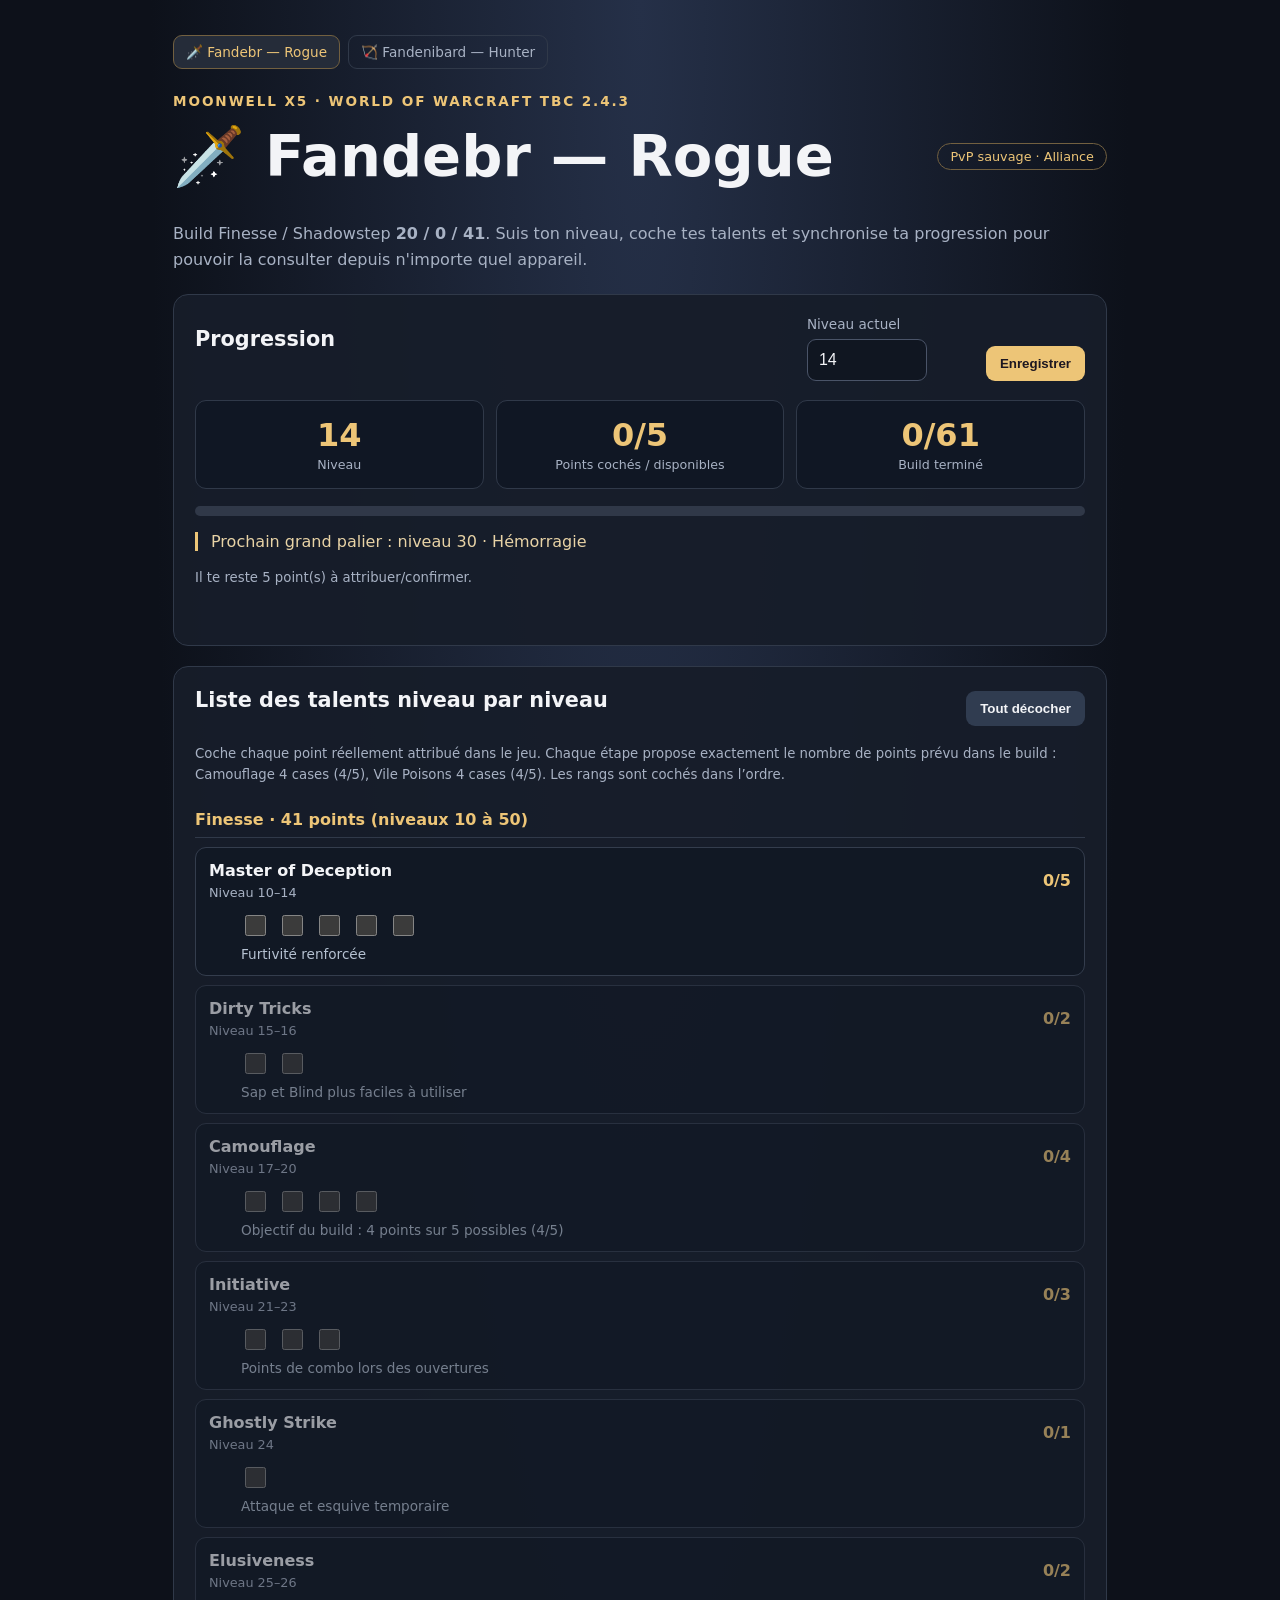
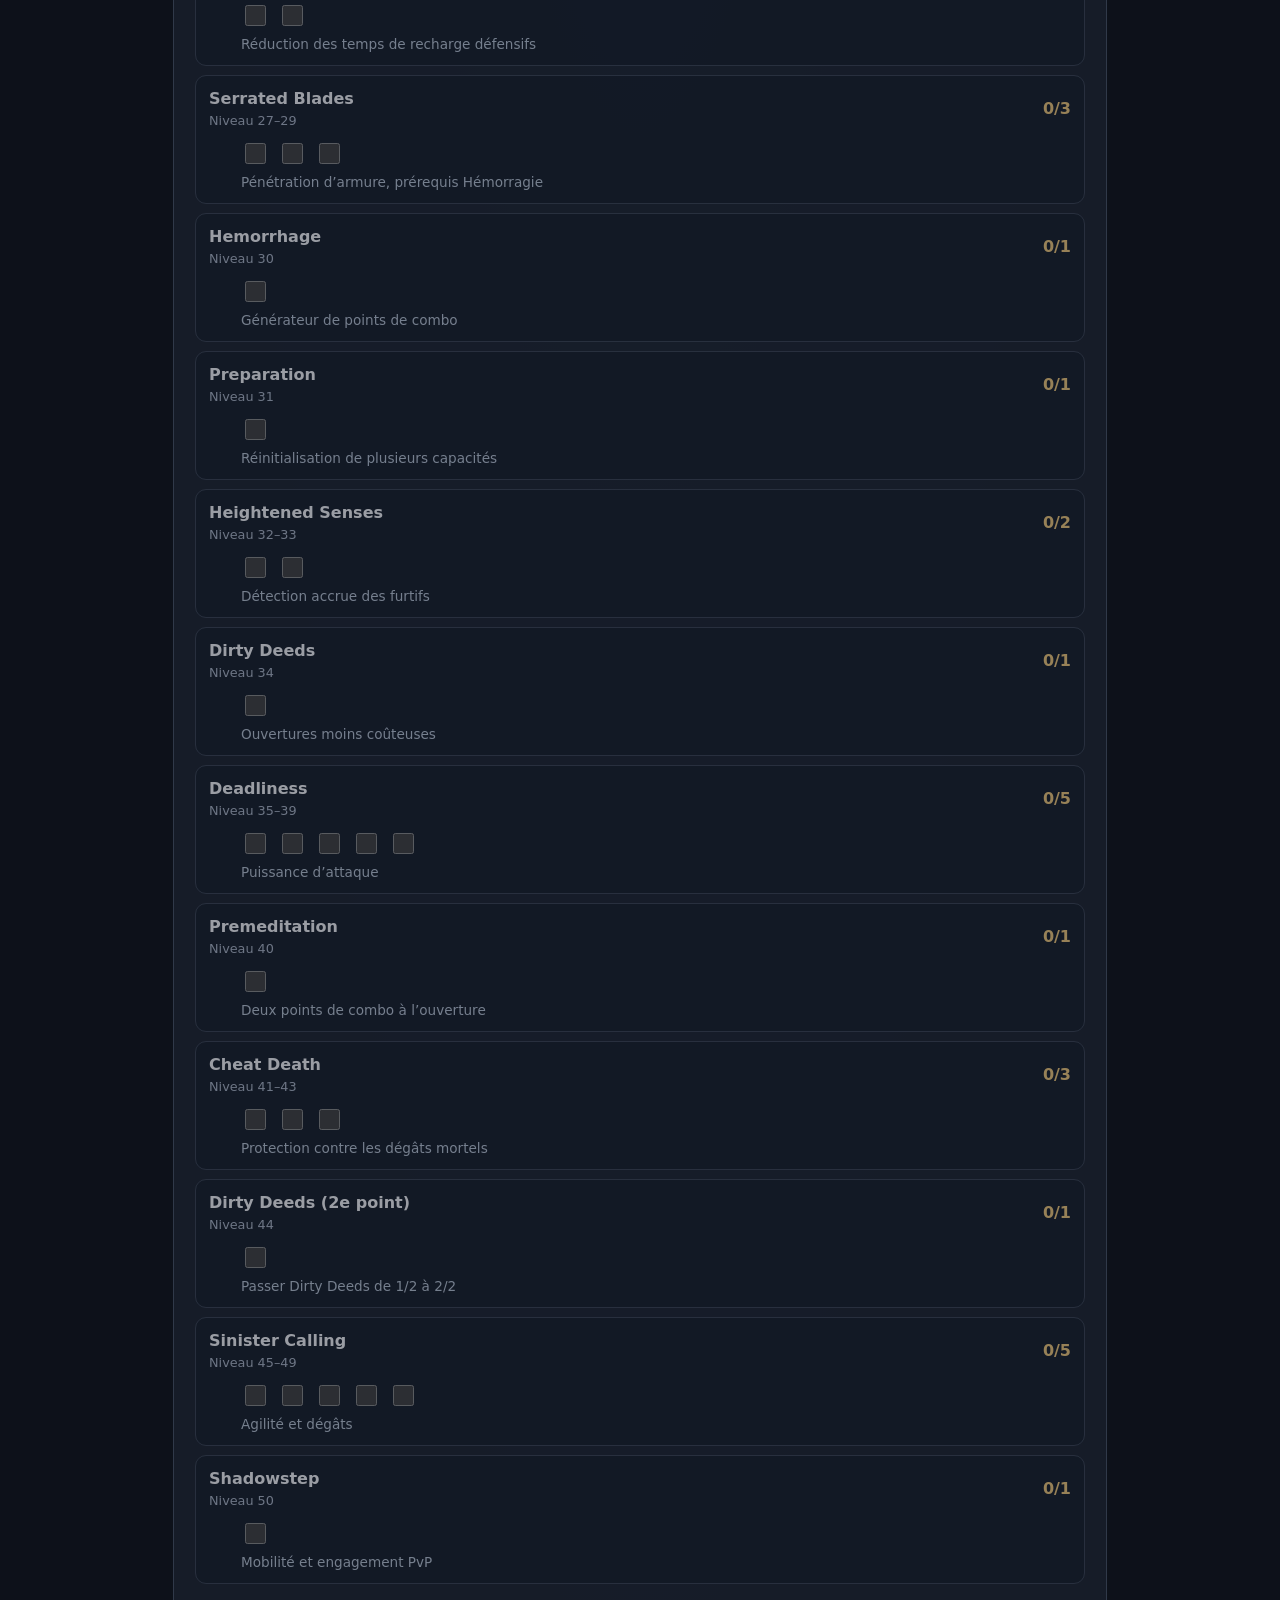
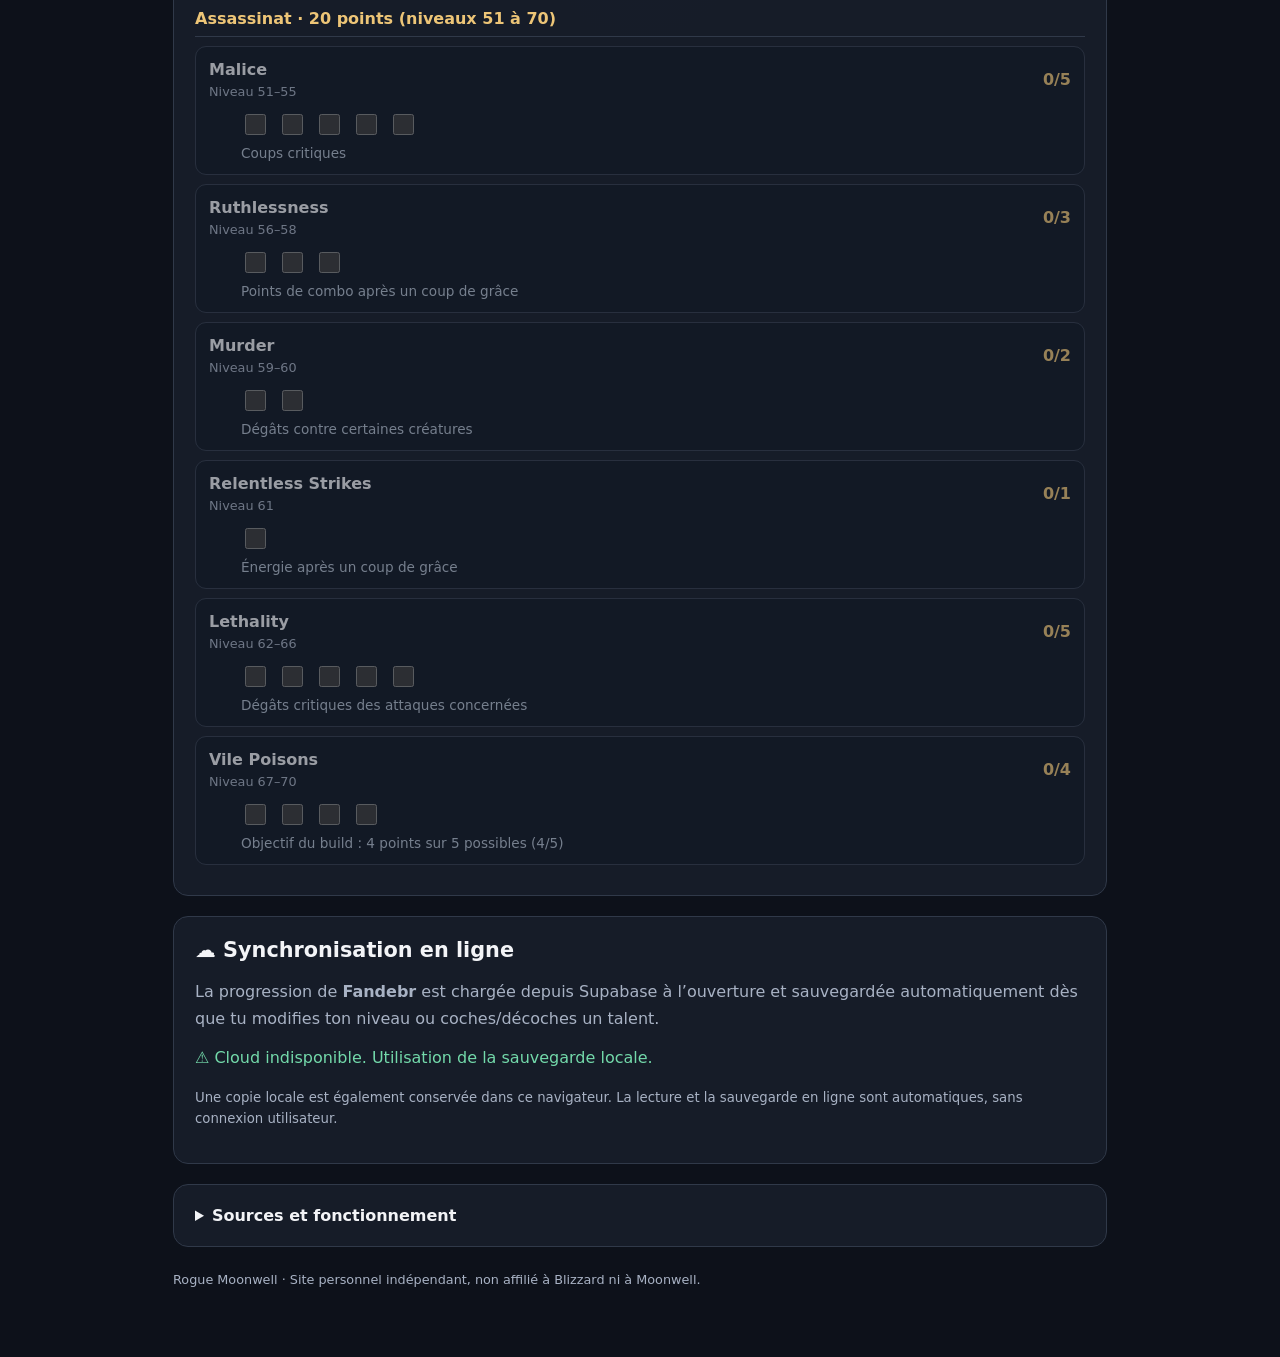
<file: index.html>
<!doctype html>
<html lang="fr"><head><meta charset="utf-8"><meta name="viewport" content="width=device-width,initial-scale=1"><meta name="theme-color" content="#10141e"><title>Rogue Moonwell | Talents TBC 2.4.3</title>
<link rel="stylesheet" href="tracker.css"></head><body><main>
<nav class="character-nav" aria-label="Personnages"><a href="index.html" aria-current="page">🗡️ Fandebr — Rogue</a><a href="hunter.html">🏹 Fandenibard — Hunter</a></nav>
<header><div class="eyebrow">Moonwell x5 · World of Warcraft TBC 2.4.3</div><div class="row"><h1>🗡️ Fandebr — Rogue</h1><span class="pill">PvP sauvage · Alliance</span></div><p class="intro">Build Finesse / Shadowstep <b>20 / 0 / 41</b>. Suis ton niveau, coche tes talents et synchronise ta progression pour pouvoir la consulter depuis n'importe quel appareil.</p></header>
<section><div class="row"><h2>Progression</h2><div class="controls"><div><label for="level">Niveau actuel</label><input id="level" type="number" min="10" max="70" value="14"></div><button id="saveLocal">Enregistrer</button></div></div><div class="stats"><div class="stat"><strong id="statLevel">14</strong><span>Niveau</span></div><div class="stat"><strong id="statPoints">0/5</strong><span>Points cochés / disponibles</span></div><div class="stat"><strong id="statTotal">0/61</strong><span>Build terminé</span></div></div><div class="bar"><div class="fill" id="barFill"></div></div><p class="milestone" id="nextGoal"></p><p class="small" id="validation"></p><div class="status" role="status" id="localStatus"></div></section>
<section><div class="row"><h2>Liste des talents niveau par niveau</h2><button class="secondary" id="reset">Tout décocher</button></div><p class="small">Coche chaque point réellement attribué dans le jeu. Chaque étape propose exactement le nombre de points prévu dans le build : Camouflage 4 cases (4/5), Vile Poisons 4 cases (4/5). Les rangs sont cochés dans l’ordre.</p><div id="steps"></div></section>
<section><h2>☁️ Synchronisation en ligne</h2>
<p class="intro">La progression de <b>Fandebr</b> est chargée depuis Supabase à l’ouverture et sauvegardée automatiquement dès que tu modifies ton niveau ou coches/décoches un talent.</p>
<p id="cloudStatus" class="status" role="status">Connexion au cloud…</p>
<p class="small">Une copie locale est également conservée dans ce navigateur. La lecture et la sauvegarde en ligne sont automatiques, sans connexion utilisateur.</p>
</section>
<section><details><summary>Sources et fonctionnement</summary><p class="small">Version visée : client d'origine TBC 2.4.3 (niveau maximum 70). Ordre de talents adapté au build Finesse 20/0/41 et vérifié à partir des guides Shadowstep TBC. <a href="https://www.icy-veins.com/tbc-classic/subtlety-rogue-pvp-guide" target="_blank" rel="noopener">Guide Icy Veins</a> · <a href="https://www.warcrafttavern.com/tbc/guides/rogue-shadowstep-pvp/" target="_blank" rel="noopener">Guide Warcraft Tavern</a>.</p><p class="small">La progression est synchronisée automatiquement avec Supabase et une copie locale est conservée dans le navigateur.</p></details></section><footer>Rogue Moonwell · Site personnel indépendant, non affilié à Blizzard ni à Moonwell.</footer></main>
<script src="rogue.js"></script>
<script src="tracker.js"></script></body></html>
</file>
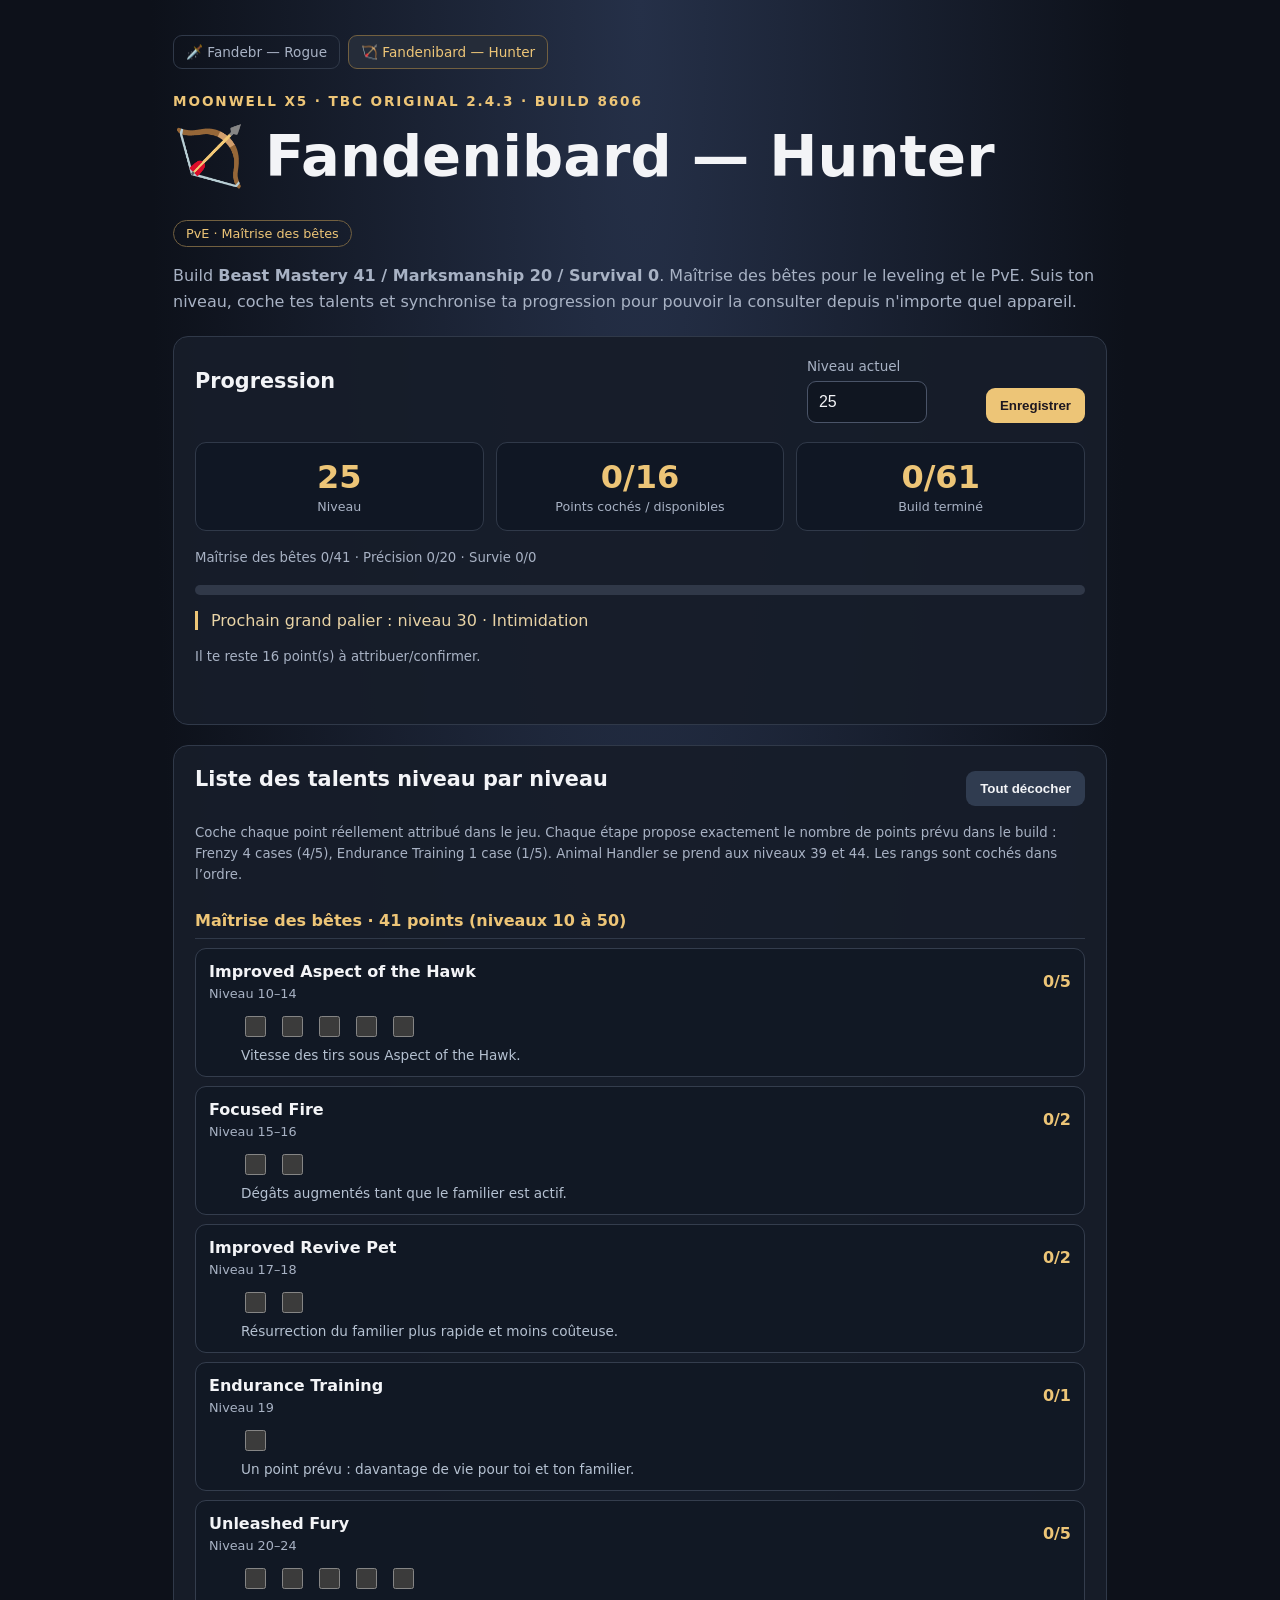
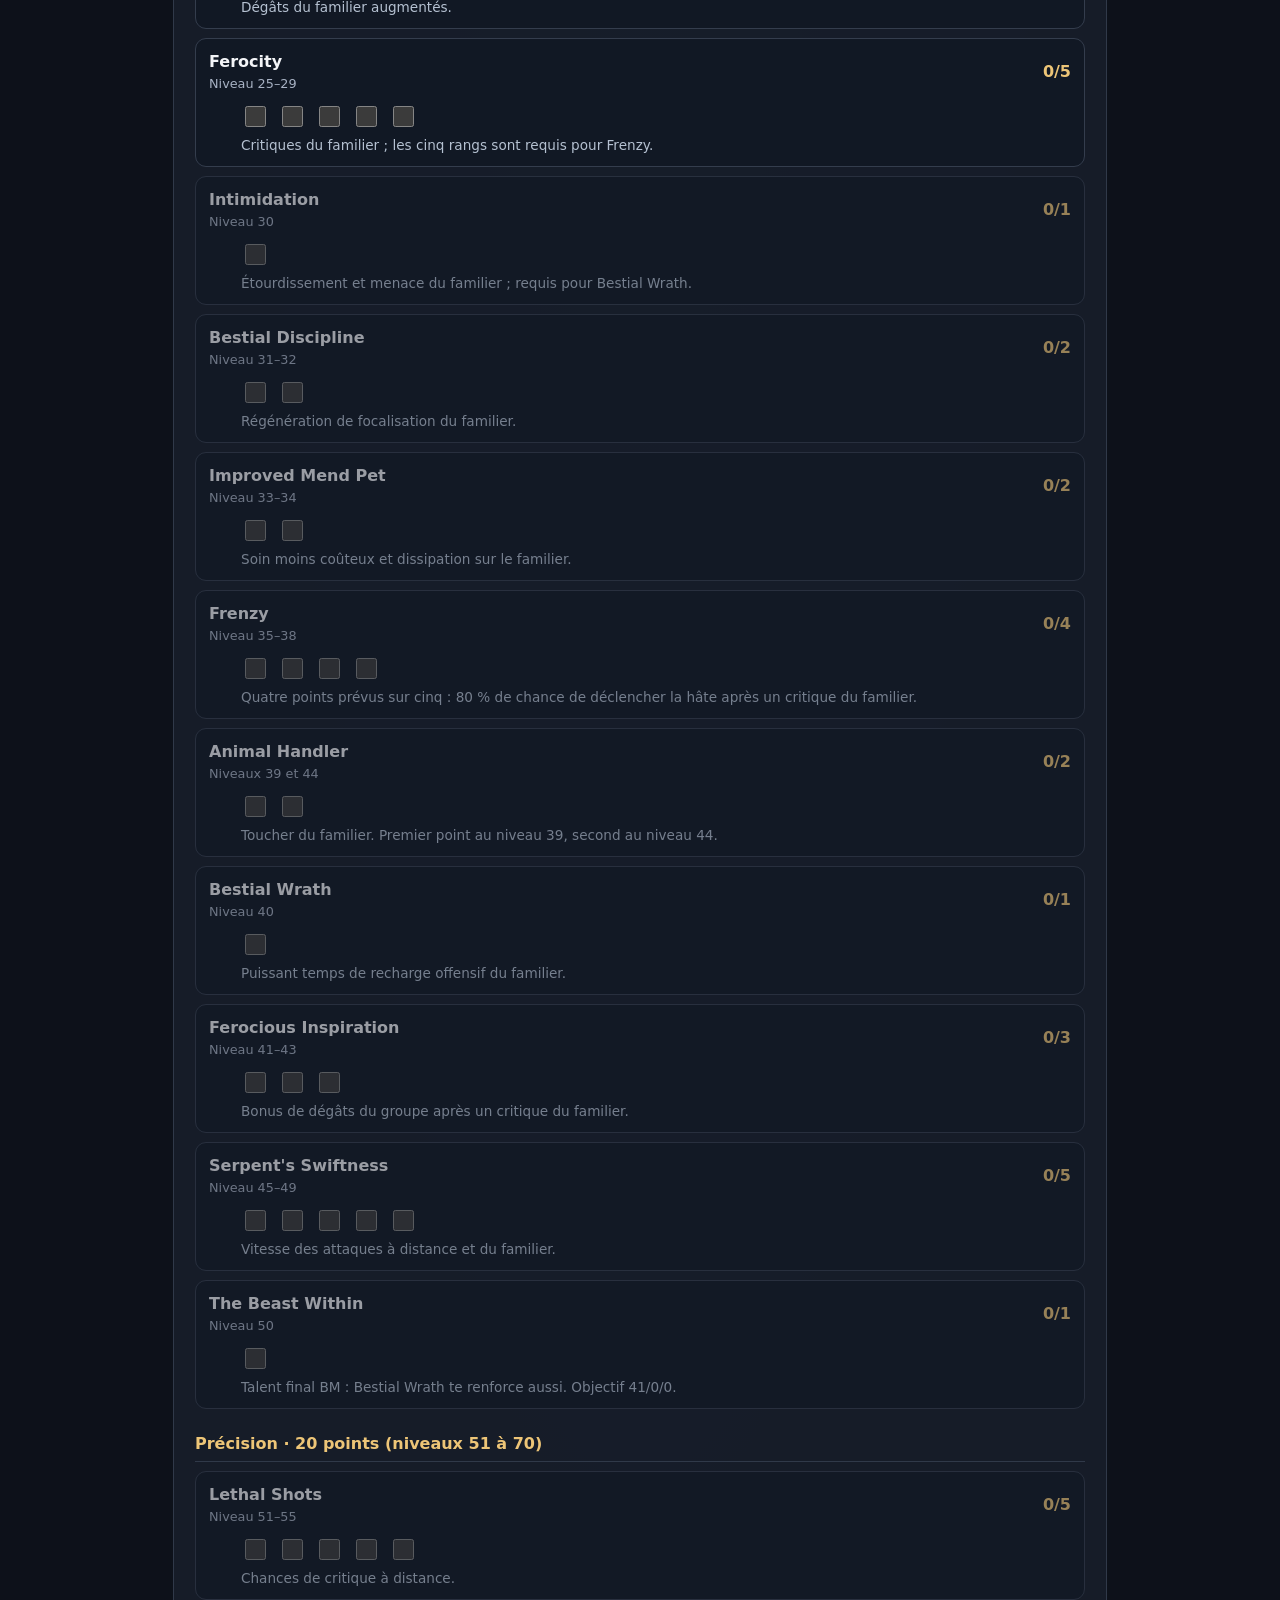
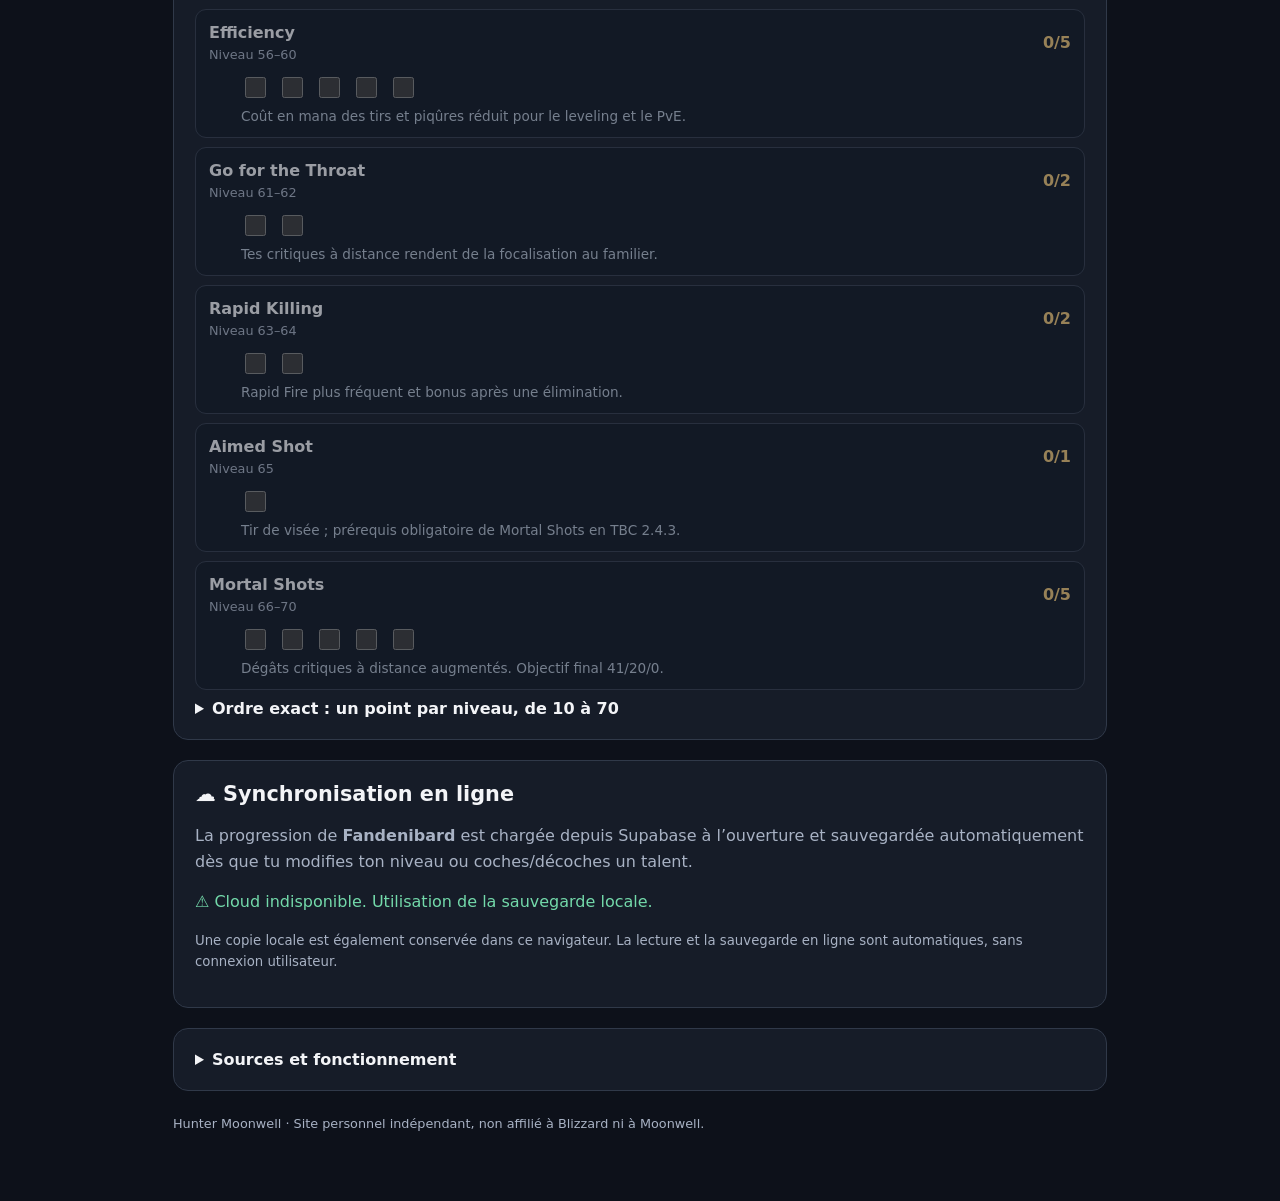
<file: hunter.html>
<!doctype html>
<html lang="fr"><head><meta charset="utf-8"><meta name="viewport" content="width=device-width,initial-scale=1"><meta name="theme-color" content="#10141e"><title>Fandenibard — Hunter | Moonwell TBC 2.4.3</title>
<link rel="stylesheet" href="tracker.css"></head><body><main>
<nav class="character-nav" aria-label="Personnages"><a href="index.html">🗡️ Fandebr — Rogue</a><a href="hunter.html" aria-current="page">🏹 Fandenibard — Hunter</a></nav>
<header><div class="eyebrow">Moonwell x5 · TBC original 2.4.3 · Build 8606</div><div class="row"><h1>🏹 Fandenibard — Hunter</h1><span class="pill">PvE · Maîtrise des bêtes</span></div><p class="intro">Build <b>Beast Mastery 41 / Marksmanship 20 / Survival 0</b>. Maîtrise des bêtes pour le leveling et le PvE. Suis ton niveau, coche tes talents et synchronise ta progression pour pouvoir la consulter depuis n'importe quel appareil.</p></header>
<section><div class="row"><h2>Progression</h2><div class="controls"><div><label for="level">Niveau actuel</label><input id="level" type="number" min="10" max="70" value="25"></div><button id="saveLocal">Enregistrer</button></div></div><div class="stats"><div class="stat"><strong id="statLevel">25</strong><span>Niveau</span></div><div class="stat"><strong id="statPoints">0/16</strong><span>Points cochés / disponibles</span></div><div class="stat"><strong id="statTotal">0/61</strong><span>Build terminé</span></div></div><p class="small tree-progress" id="treeProgress"></p><div class="bar"><div class="fill" id="barFill"></div></div><p class="milestone" id="nextGoal"></p><p class="small" id="validation"></p><div class="status" role="status" id="localStatus"></div></section>
<section><div class="row"><h2>Liste des talents niveau par niveau</h2><button class="secondary" id="reset">Tout décocher</button></div><p class="small">Coche chaque point réellement attribué dans le jeu. Chaque étape propose exactement le nombre de points prévu dans le build : Frenzy 4 cases (4/5), Endurance Training 1 case (1/5). Animal Handler se prend aux niveaux 39 et 44. Les rangs sont cochés dans l’ordre.</p><div id="steps"></div><details><summary>Ordre exact : un point par niveau, de 10 à 70</summary><table class="timeline"><thead><tr><th>Niveau</th><th>Talent</th><th>Rang</th></tr></thead><tbody id="timeline"></tbody></table></details></section>
<section><h2>☁️ Synchronisation en ligne</h2>
<p class="intro">La progression de <b>Fandenibard</b> est chargée depuis Supabase à l’ouverture et sauvegardée automatiquement dès que tu modifies ton niveau ou coches/décoches un talent.</p>
<p id="cloudStatus" class="status" role="status">Connexion au cloud…</p>
<p class="small">Une copie locale est également conservée dans ce navigateur. La lecture et la sauvegarde en ligne sont automatiques, sans connexion utilisateur.</p>
</section>
<section><details><summary>Sources et fonctionnement</summary><p class="small">Version visée : World of Warcraft: The Burning Crusade original, patch 2.4.3, build 8606. Les tiers, rangs et dépendances proviennent des <a href="https://github.com/Vampyr7878/WoW-Talent-Caluclator-TBC/blob/master/WoW%20Talent%20Calculator%20TBC/Data/Hunter.xml" target="_blank" rel="noopener">données Hunter du calculateur TBC</a>, antérieures à Classic. Le parcours atteint 41/0/0 au niveau 50 puis 41/20/0 au niveau 70. Efficiency aide à économiser le mana pendant le leveling ; Aimed Shot est requis pour Mortal Shots.</p><p class="small">La progression est synchronisée automatiquement avec Supabase et une copie locale est conservée dans le navigateur.</p></details></section><footer>Hunter Moonwell · Site personnel indépendant, non affilié à Blizzard ni à Moonwell.</footer></main>
<script src="hunter.js"></script>
<script src="tracker.js"></script></body></html>
</file>
<file: tracker.css>
:root{color-scheme:dark;--bg:#0d111a;--panel:#171d2a;--line:#303949;--text:#f3f4f7;--muted:#a8b2c4;--gold:#edc577;--green:#73d9aa}*{box-sizing:border-box}body{margin:0;background:radial-gradient(ellipse at top,#253048 0,#0d111a 54%);font-family:system-ui,-apple-system,Segoe UI,sans-serif;color:var(--text)}main{max-width:970px;margin:0 auto;padding:35px 18px 70px}.eyebrow{color:var(--gold);font-size:.85rem;font-weight:700;letter-spacing:.14em;text-transform:uppercase}h1{font-size:clamp(2rem,6vw,3.6rem);margin:.25em 0}.intro{color:var(--muted);line-height:1.65}section,.panel{background:rgba(23,29,42,.95);border:1px solid var(--line);border-radius:15px;padding:21px;margin-top:20px}h2{margin-top:0;font-size:1.3rem}h3{margin:0;font-size:1rem}.row{display:flex;justify-content:space-between;align-items:center;gap:15px;flex-wrap:wrap}.pill{border:1px solid #726040;color:var(--gold);border-radius:20px;padding:5px 12px;font-size:.8rem}.stats{display:grid;grid-template-columns:repeat(3,1fr);gap:12px;margin-top:19px}.stat{border:1px solid var(--line);padding:15px;border-radius:11px;background:#101724;text-align:center}.stat strong{font-size:2rem;display:block;color:var(--gold)}.stat span{font-size:.79rem;color:var(--muted)}.bar{height:10px;background:#303848;border-radius:15px;overflow:hidden;margin-top:17px}.fill{height:100%;background:linear-gradient(90deg,#ae8250,var(--gold));width:0;transition:width .2s}label{display:block;color:var(--muted);font-size:.85rem;margin-bottom:7px}input[type=number],input[type=text],input[type=email],input[type=password]{width:100%;background:#101621;border:1px solid #4a5468;color:var(--text);padding:11px;border-radius:9px;font-size:1rem}input[type=number]{max-width:120px}button{background:var(--gold);color:#1d1720;border:0;border-radius:9px;padding:10px 14px;font-weight:700;cursor:pointer}button.secondary{background:#303c50;color:var(--text)}button:disabled{opacity:.45;cursor:not-allowed}.controls{display:flex;gap:9px;flex-wrap:wrap;align-items:end}.controls>div{flex:1;min-width:170px}.small{font-size:.83rem;color:var(--muted);line-height:1.6}.milestone{border-left:3px solid var(--gold);padding-left:13px;color:#e8d3a6;margin:16px 0}.step{border:1px solid #343d4d;border-radius:11px;margin:9px 0;padding:13px;background:#111824}.step.done{opacity:.72}.step-top{display:flex;gap:12px;align-items:center}.step input{width:20px;height:20px;accent-color:#bd9457;flex:none}.step-main{flex:1}.step-title{font-weight:700}.step-meta{font-size:.8rem;color:var(--muted);margin-top:5px}.step-desc{font-size:.85rem;color:#b5c1d1;margin:7px 0 0 32px}.locked{opacity:.60}.category{margin-top:25px;color:var(--gold);border-bottom:1px solid var(--line);padding-bottom:8px}.status{margin-top:14px;color:var(--green);min-height:1.4em}.note{background:#252c39;border-radius:8px;padding:12px;line-height:1.6}.hidden{display:none}a{color:var(--gold)}details summary{cursor:pointer;font-weight:700}footer{color:var(--muted);padding-top:25px;font-size:.8rem}@media(max-width:600px){.stats{gap:7px}.stat{padding:12px 6px}.stat strong{font-size:1.5rem}section{padding:16px}}
.character-nav{display:flex;gap:8px;flex-wrap:wrap;margin-bottom:24px}.character-nav a{padding:8px 12px;border:1px solid var(--line);border-radius:9px;text-decoration:none;font-size:.85rem;color:var(--muted)}.character-nav a[aria-current=page]{color:var(--gold);border-color:#726040;background:#252c39}.character-nav a:hover{color:var(--text)}:focus-visible{outline:2px solid var(--gold);outline-offset:4px}.rank-boxes{display:flex;gap:9px;flex-wrap:wrap;margin:12px 0 2px 32px}.rank-boxes label{margin:0;display:inline-flex;cursor:pointer}.rank-counter{color:var(--gold);min-width:42px;text-align:right}.timeline{width:100%;border-collapse:collapse;font-size:.85rem}.timeline th,.timeline td{text-align:left;padding:8px;border-bottom:1px solid var(--line)}.tree-progress{margin-top:16px}
</file>
